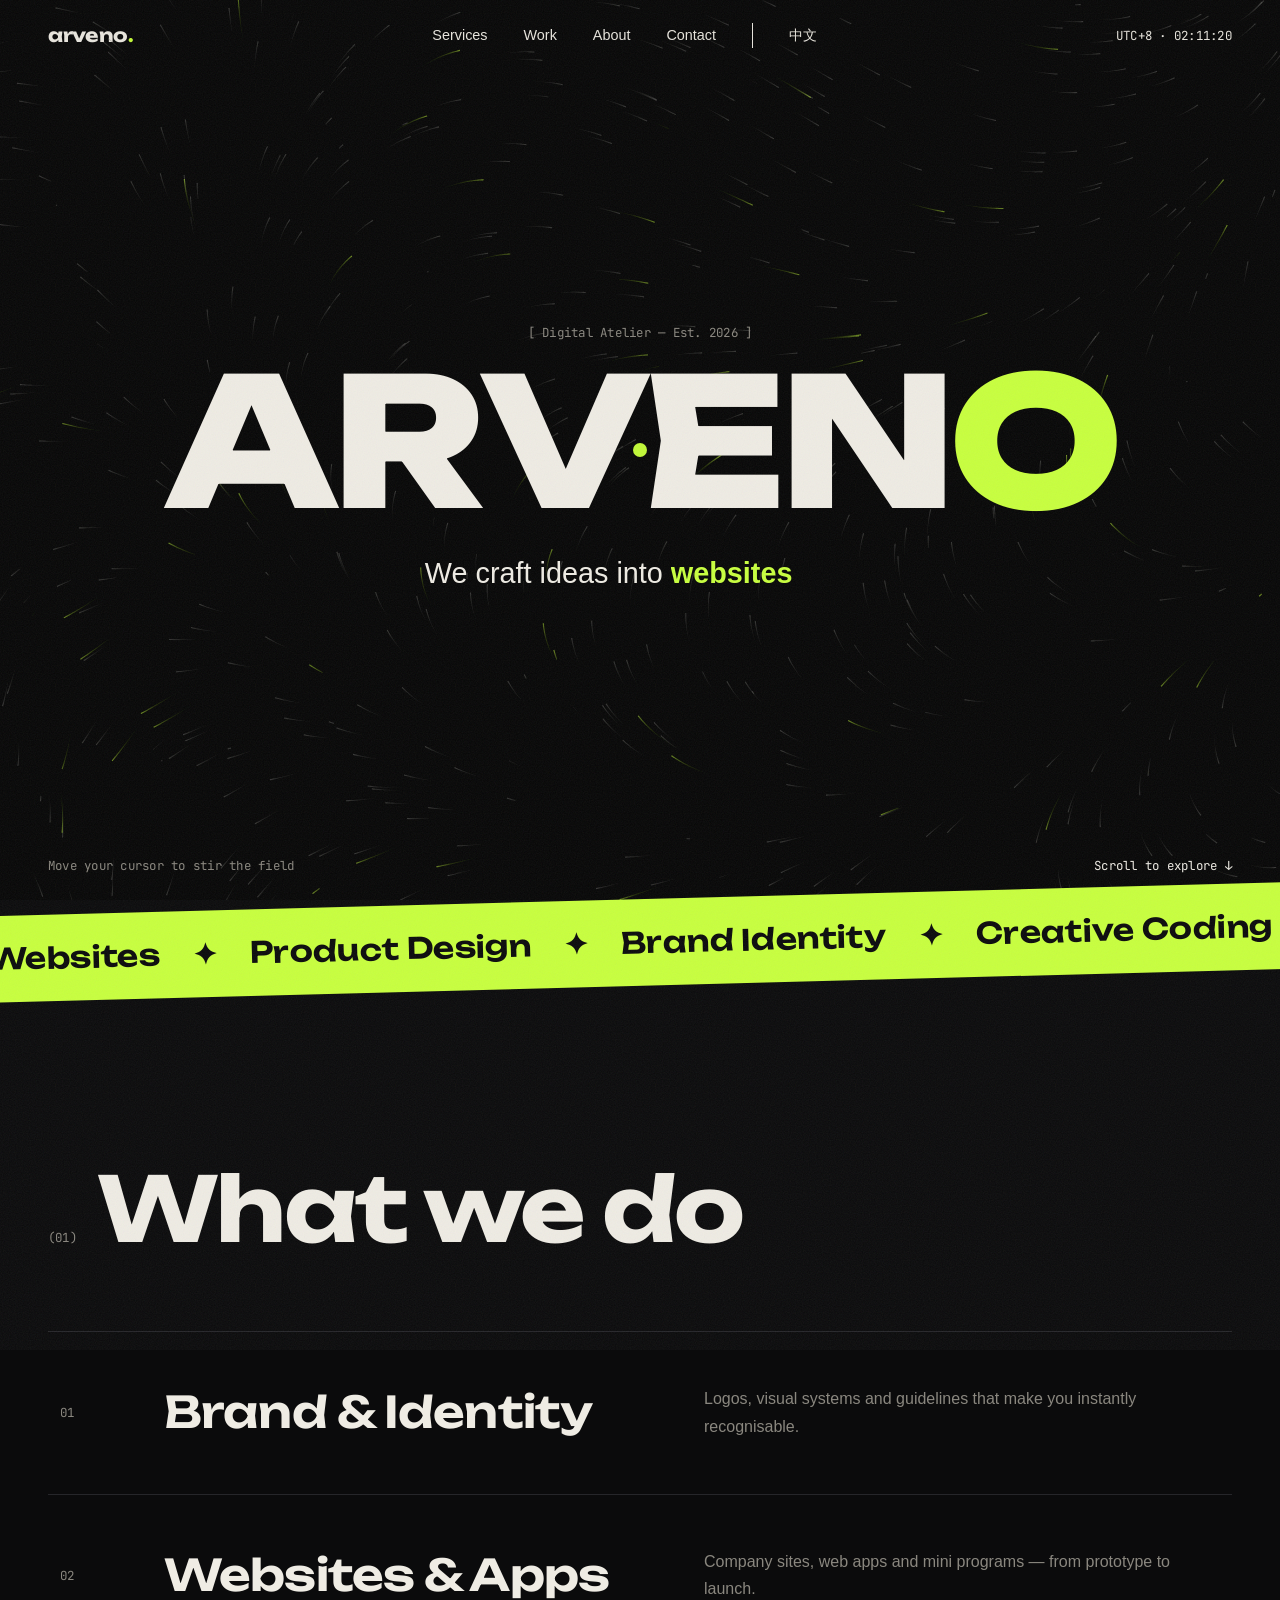
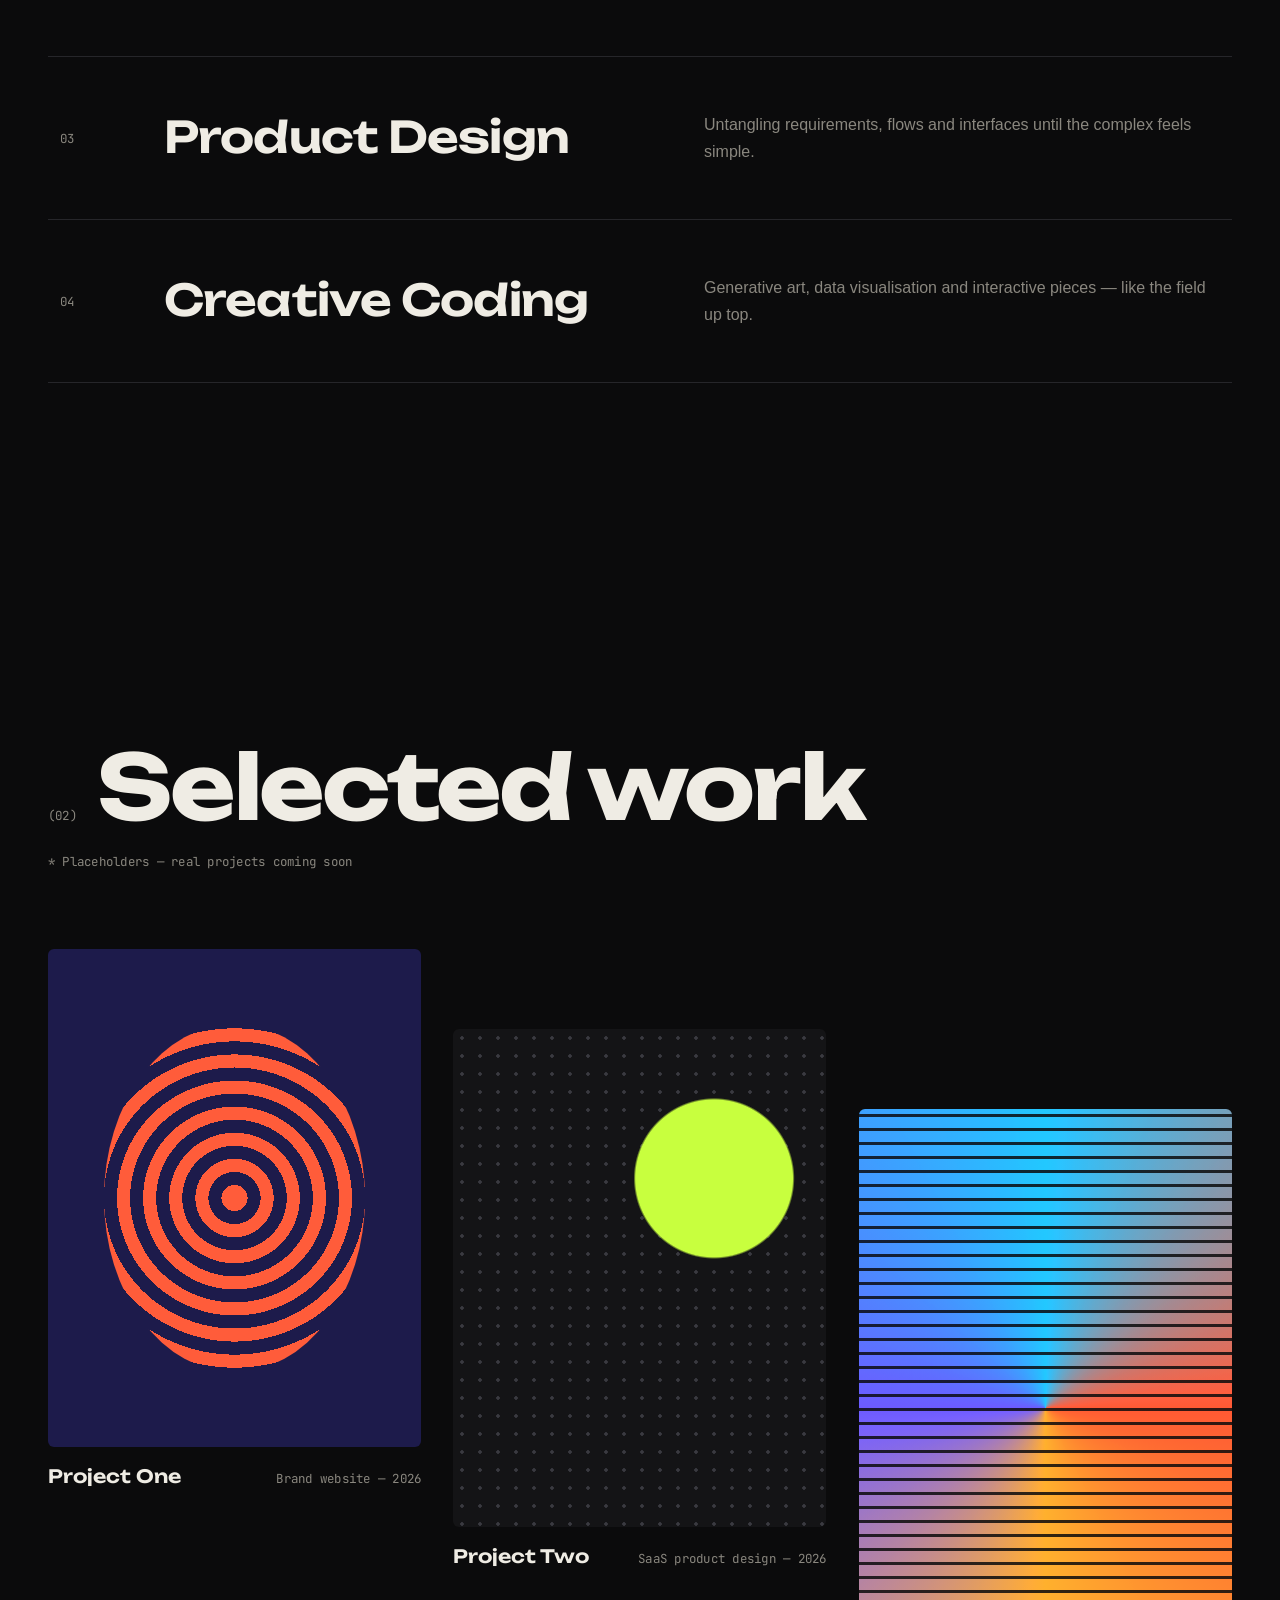
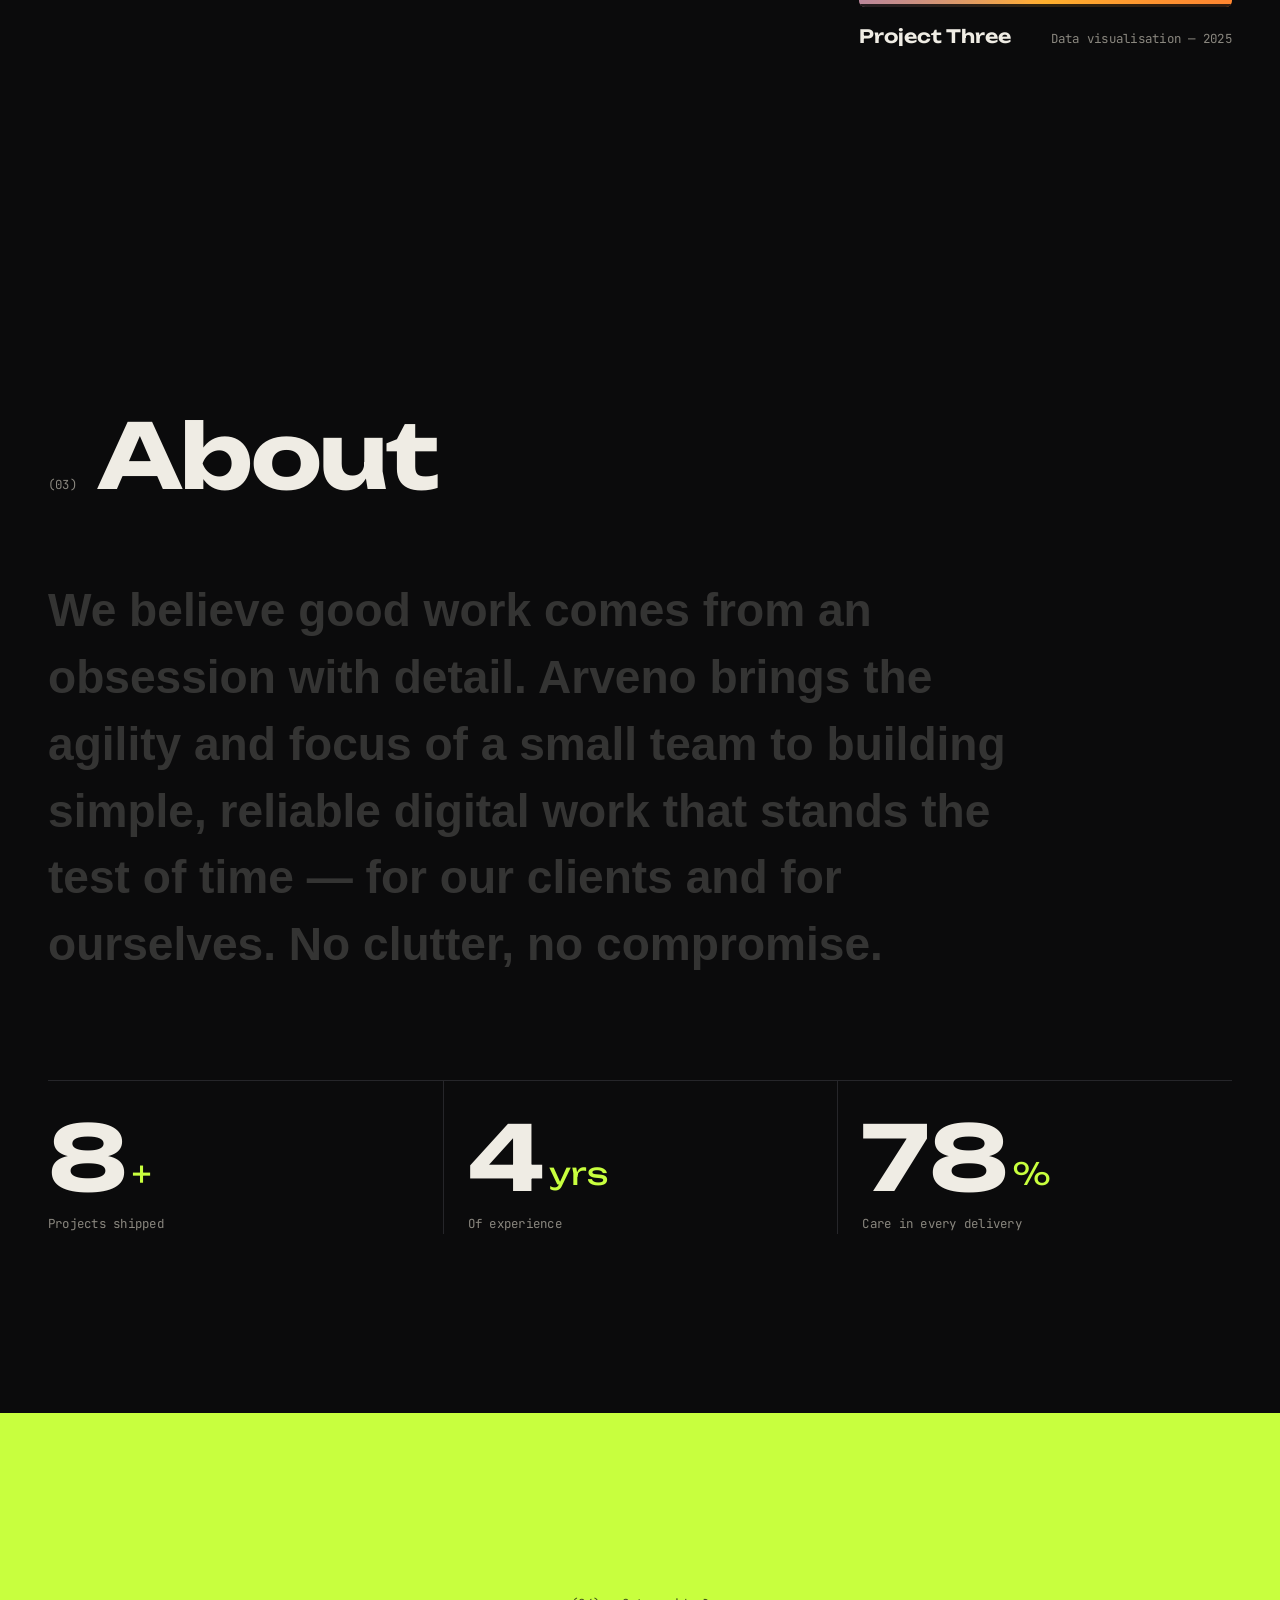
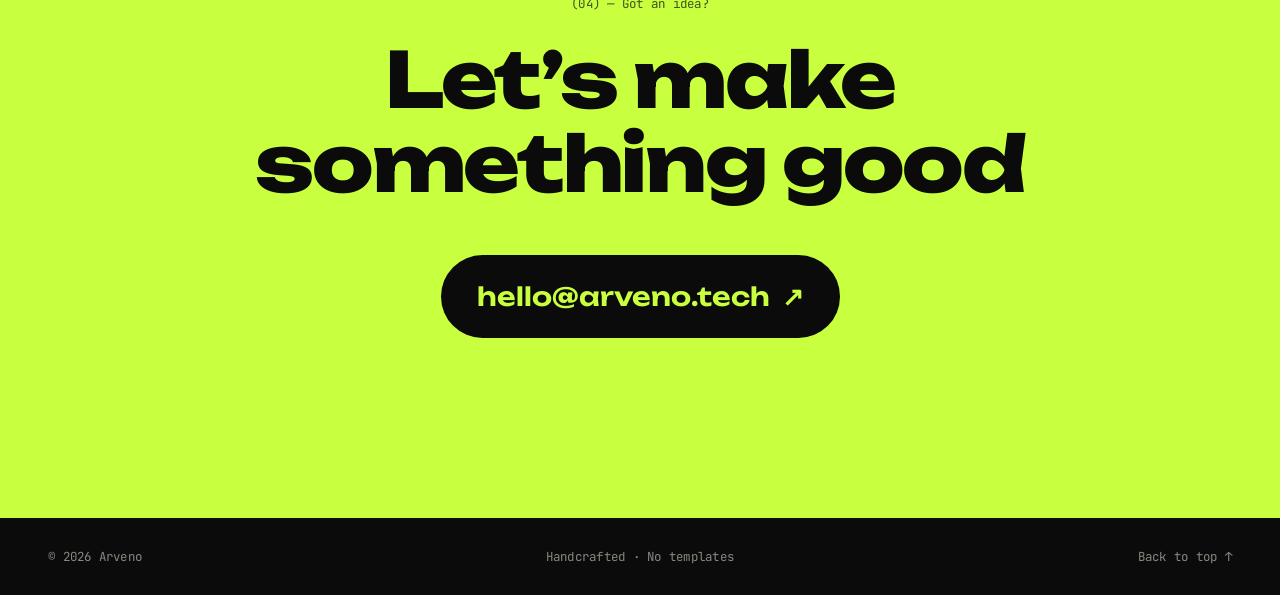
<file: index.html>
<!doctype html>
<html lang="zh-CN">
<head>
  <meta charset="utf-8">
  <meta name="viewport" content="width=device-width, initial-scale=1">
  <title>Arveno — 数字工坊</title>
  <meta name="description" content="Arveno 是一个小而专注的数字工坊，把想法打磨成网站、产品与品牌。">
  <meta name="theme-color" content="#0b0b0c">
  <meta property="og:title" content="Arveno — 数字工坊">
  <meta property="og:description" content="把想法打磨成网站、产品与品牌。">
  <meta property="og:url" content="https://arveno.tech/">
  <script>
    // Pick the page language: explicit choice (?lang= or saved) wins, else the browser language
    (function () {
      var page = 'zh';
      if (/bot|crawl|spider|slurp|preview/i.test(navigator.userAgent)) return;
      var q = new URLSearchParams(location.search).get('lang');
      var saved = null;
      try {
        if (q === 'zh' || q === 'en') localStorage.setItem('lang', q);
        saved = localStorage.getItem('lang');
      } catch (e) {}
      if (q) history.replaceState(null, '', location.pathname + location.hash);
      var browser = /^zh/i.test((navigator.languages && navigator.languages[0]) || navigator.language || '') ? 'zh' : 'en';
      var want = q || saved || browser;
      if (want !== page) location.replace((want === 'en' ? '/en/' : '/') + location.hash);
    })();
  </script>
  <link rel="alternate" hreflang="zh-CN" href="https://arveno.tech/">
  <link rel="alternate" hreflang="en" href="https://arveno.tech/en/">
  <link rel="icon" href="assets/favicon.svg" type="image/svg+xml">
  <link rel="preload" href="assets/fonts/unbounded.woff2" as="font" type="font/woff2" crossorigin>
  <link rel="stylesheet" href="assets/style.css">
</head>
<body>
  <div class="grain" aria-hidden="true"></div>
  <div class="cursor" aria-hidden="true"></div>

  <header class="nav">
    <a class="logo" href="#top">arveno<span class="dot">.</span></a>
    <nav class="links">
      <a href="#services">服务</a>
      <a href="#work">作品</a>
      <a href="#about">关于</a>
      <a href="#contact">联系</a>
      <a href="/en/?lang=en" class="lang" hreflang="en" lang="en">EN</a>
    </nav>
    <span class="clock mono" id="clock">UTC+8 · --:--</span>
  </header>

  <main id="top">
    <section class="hero">
      <canvas id="field" aria-hidden="true"></canvas>
      <div class="hero-inner">
        <p class="mono meta">[ 数字工坊 / Digital Atelier — Est. 2026 ]</p>
        <h1 class="wordmark" aria-label="Arveno">
          <span>A</span><span>R</span><span>V</span><span>E</span><span>N</span><span>O</span>
        </h1>
        <p class="tagline">
          我们把想法打磨成
          <span class="rotator" aria-live="polite"><span id="rotate" data-words="网站,产品,品牌,工具,体验">网站</span></span>
        </p>
      </div>
      <div class="hero-foot mono">
        <span>移动鼠标，搅动这片流场</span>
        <a href="#services" class="scroll-hint">向下探索 ↓</a>
      </div>
    </section>

    <div class="marquee" aria-hidden="true">
      <div class="marquee-track">
        <span>网站建设</span><i>✦</i><span>产品设计</span><i>✦</i><span>品牌视觉</span><i>✦</i><span>创意编程</span><i>✦</i><span>Web 应用</span><i>✦</i><span>交互体验</span><i>✦</i>
        <span>网站建设</span><i>✦</i><span>产品设计</span><i>✦</i><span>品牌视觉</span><i>✦</i><span>创意编程</span><i>✦</i><span>Web 应用</span><i>✦</i><span>交互体验</span><i>✦</i>
      </div>
    </div>

    <section id="services" class="section">
      <header class="section-head reveal">
        <span class="mono">(01)</span>
        <h2>我们做什么</h2>
      </header>
      <ol class="services">
        <li class="reveal">
          <span class="num mono">01</span>
          <h3>品牌与视觉</h3>
          <p>标志、视觉识别与设计规范，让你一眼被认出来。</p>
        </li>
        <li class="reveal">
          <span class="num mono">02</span>
          <h3>网站与应用</h3>
          <p>官网、Web 应用、小程序，从原型到上线一手包办。</p>
        </li>
        <li class="reveal">
          <span class="num mono">03</span>
          <h3>产品设计</h3>
          <p>梳理需求、设计流程与界面，让复杂的事变简单。</p>
        </li>
        <li class="reveal">
          <span class="num mono">04</span>
          <h3>创意编程</h3>
          <p>生成艺术、数据可视化与互动装置，就像页面顶部那片流场。</p>
        </li>
      </ol>
    </section>

    <section id="work" class="section">
      <header class="section-head reveal">
        <span class="mono">(02)</span>
        <h2>精选作品</h2>
        <p class="mono note">* 示例占位，后续替换为真实项目</p>
      </header>
      <div class="works">
        <a class="work reveal" href="#">
          <div class="art art-1"><span></span></div>
          <div class="work-meta"><h3>项目一</h3><span class="mono">品牌官网 — 2026</span></div>
        </a>
        <a class="work reveal" href="#">
          <div class="art art-2"></div>
          <div class="work-meta"><h3>项目二</h3><span class="mono">SaaS 产品设计 — 2026</span></div>
        </a>
        <a class="work reveal" href="#">
          <div class="art art-3"></div>
          <div class="work-meta"><h3>项目三</h3><span class="mono">数据可视化 — 2025</span></div>
        </a>
      </div>
    </section>

    <section id="about" class="section">
      <header class="section-head reveal">
        <span class="mono">(03)</span>
        <h2>关于</h2>
      </header>
      <p class="statement" id="statement">我们相信好的作品源于对细节的偏执。Arveno 以小团队的灵活和专注，为客户和自己打造简洁、可靠、经得起时间考验的数字作品——不堆砌，不将就。</p>
      <ul class="stats">
        <li class="reveal"><strong data-count="10">0</strong><sup>+</sup><span class="mono">完成项目</span></li>
        <li class="reveal"><strong data-count="5">0</strong><sup>年</sup><span class="mono">行业经验</span></li>
        <li class="reveal"><strong data-count="100">0</strong><sup>%</sup><span class="mono">用心交付</span></li>
      </ul>
    </section>

    <section id="contact" class="contact">
      <p class="mono">(04) — 有想法？</p>
      <h2>一起做点<br>有意思的东西</h2>
      <a class="mail magnetic" href="mailto:hello@arveno.tech">hello@arveno.tech <span>↗</span></a>
    </section>
  </main>

  <footer class="footer mono">
    <span>© <span id="year">2026</span> Arveno</span>
    <span>手工打造 · 无模板</span>
    <a href="#top">回到顶部 ↑</a>
  </footer>

  <script src="assets/main.js"></script>
</body>
</html>
</file>
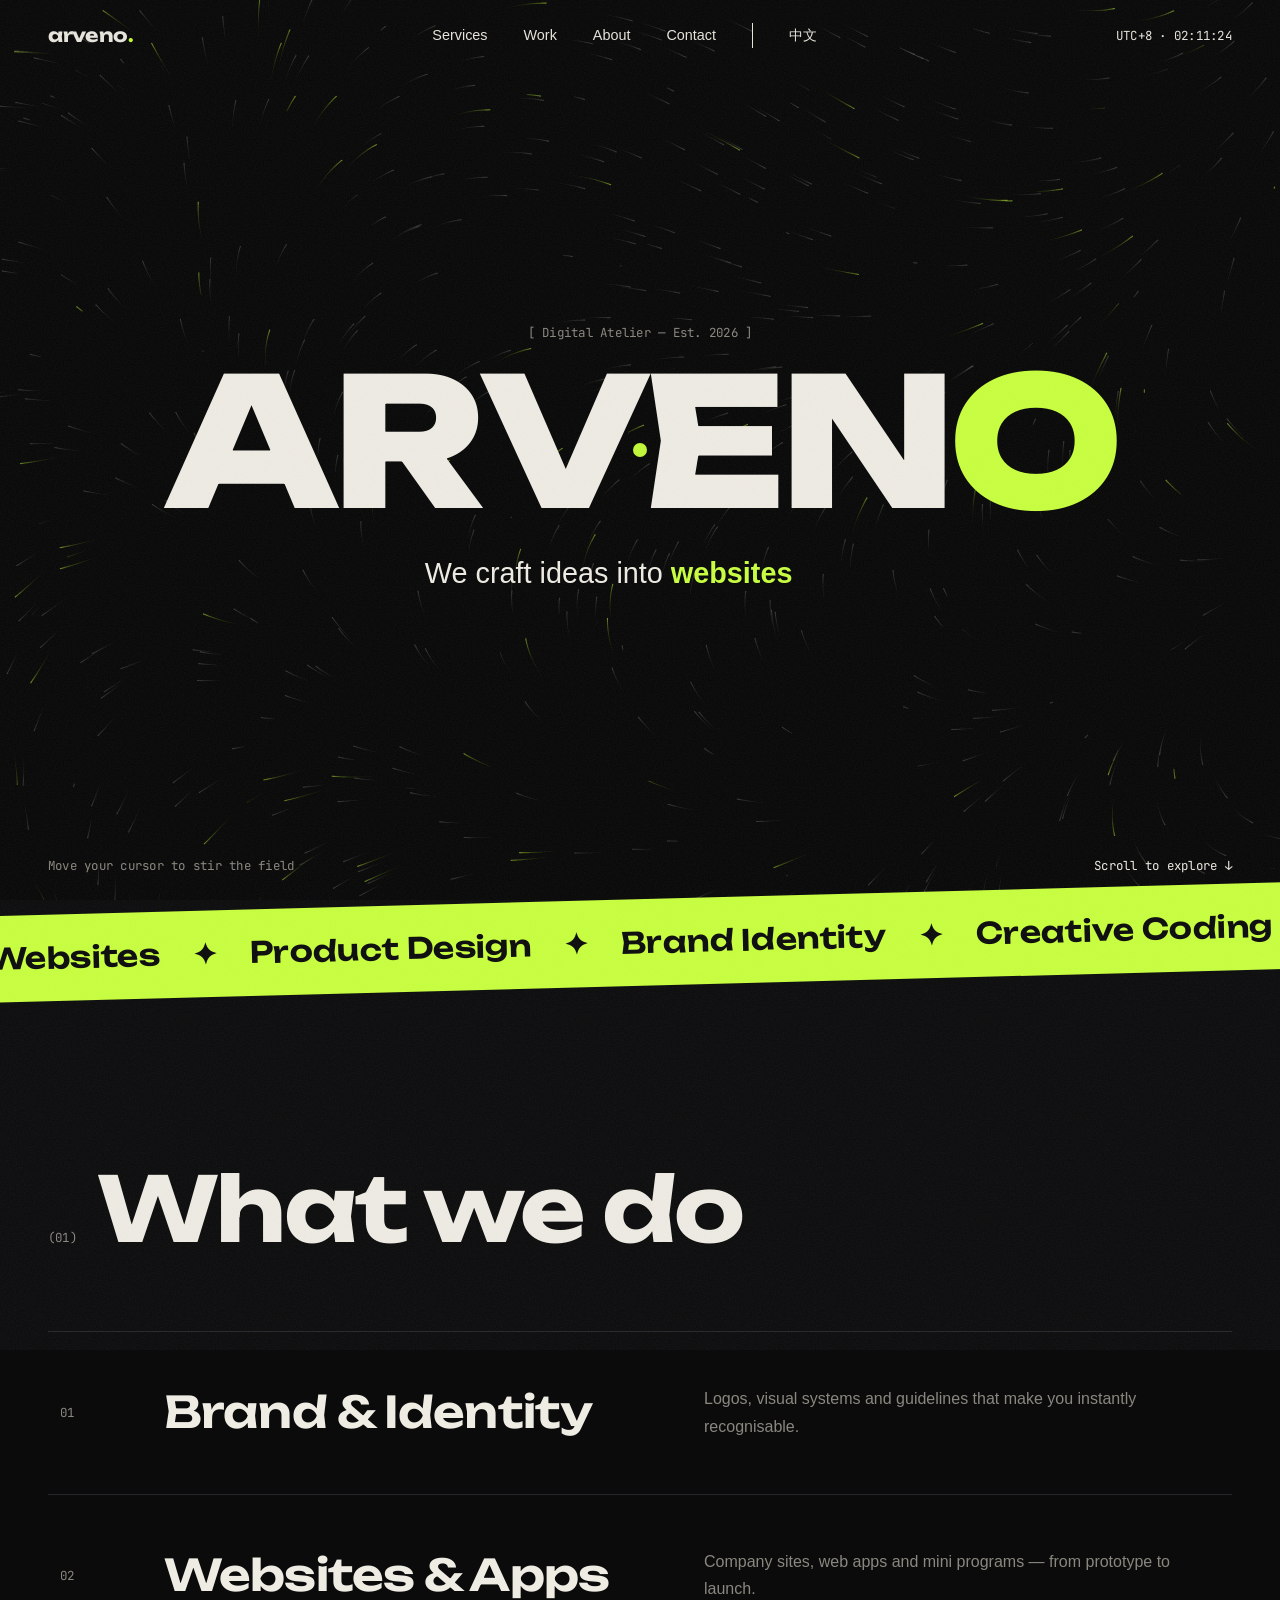
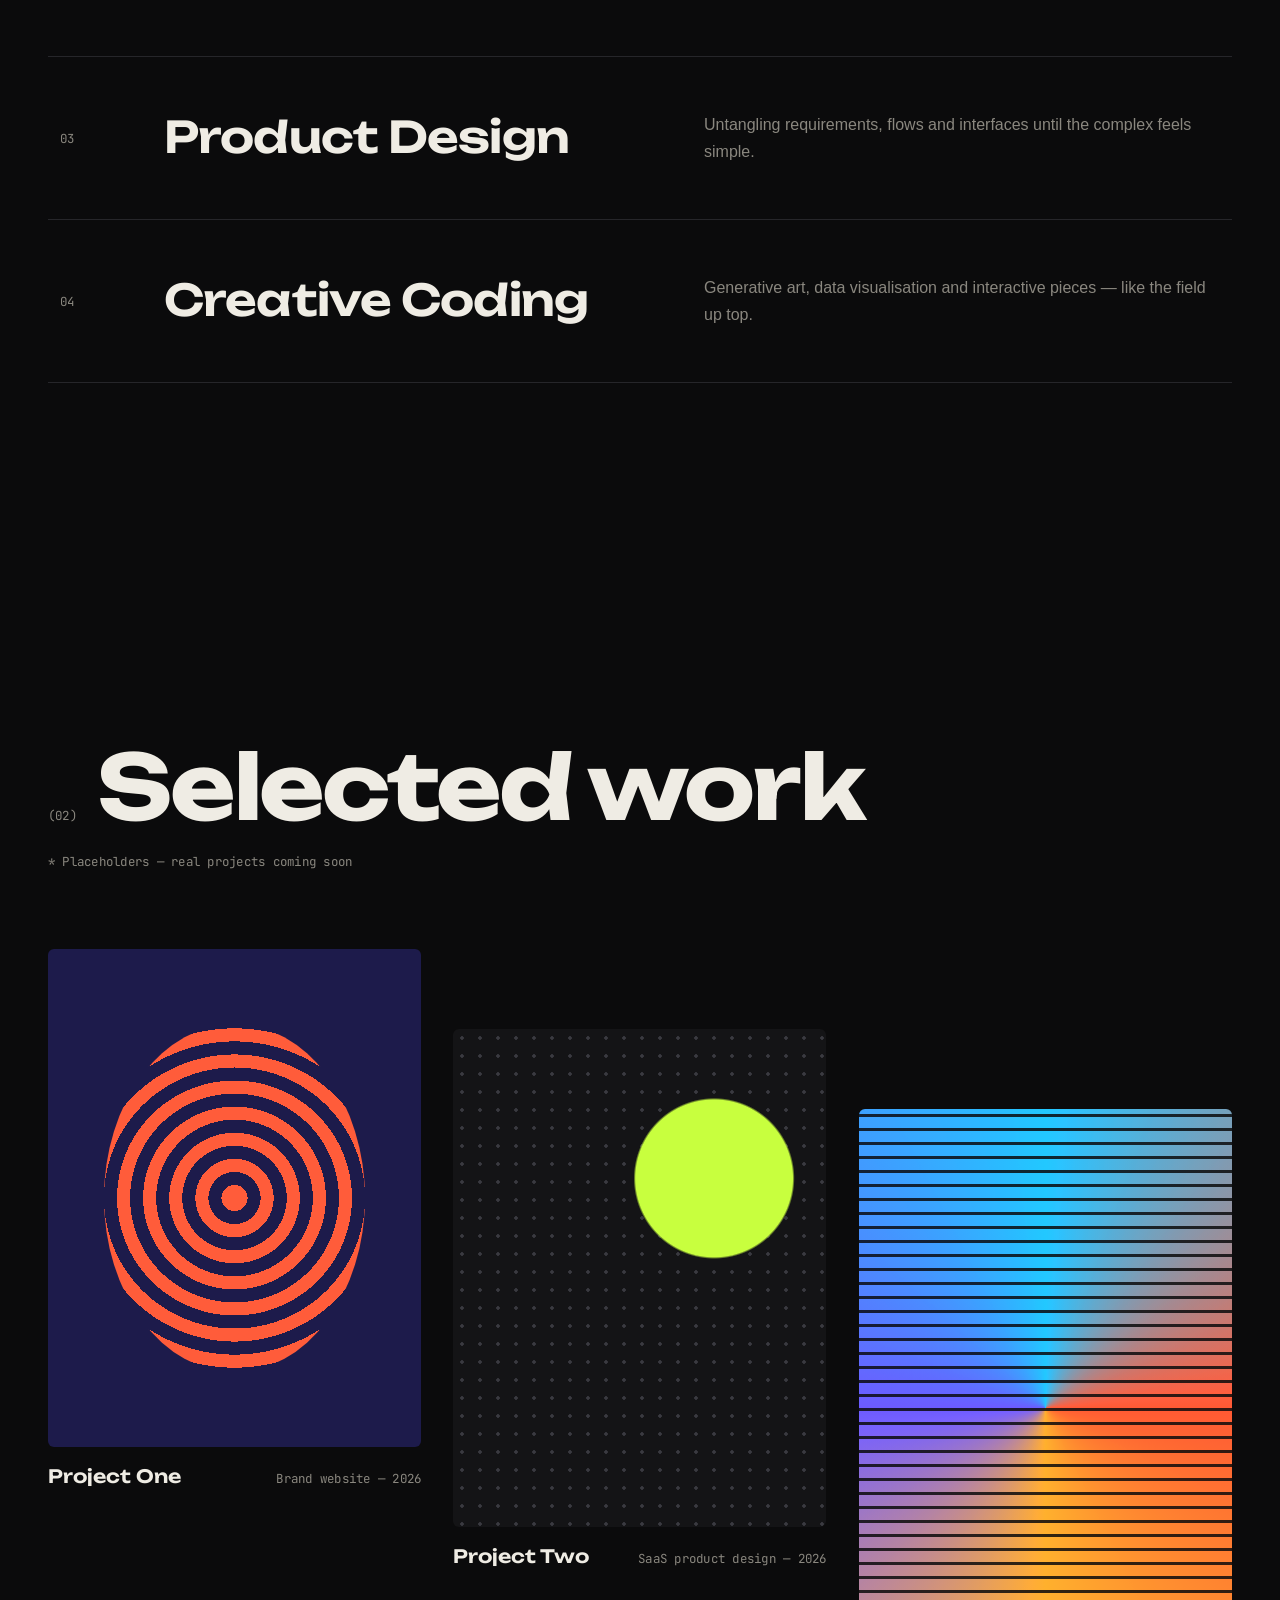
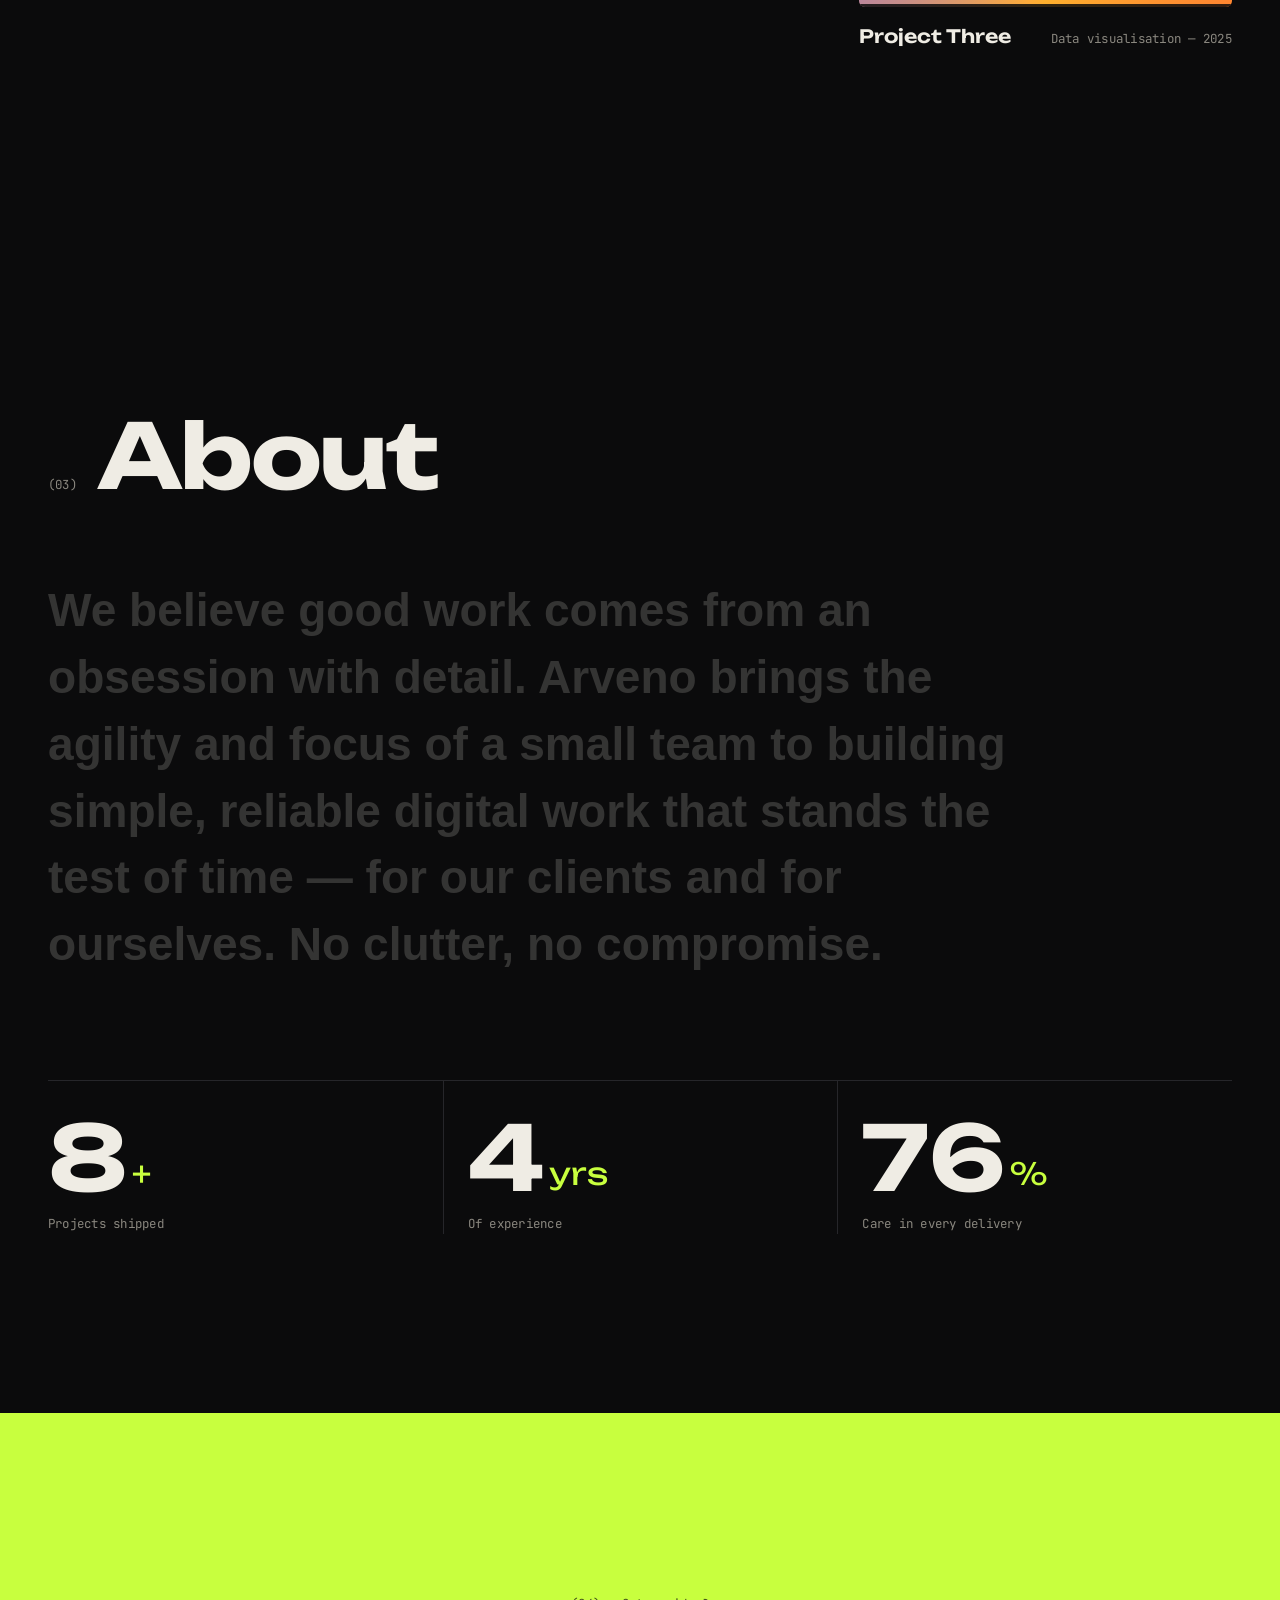
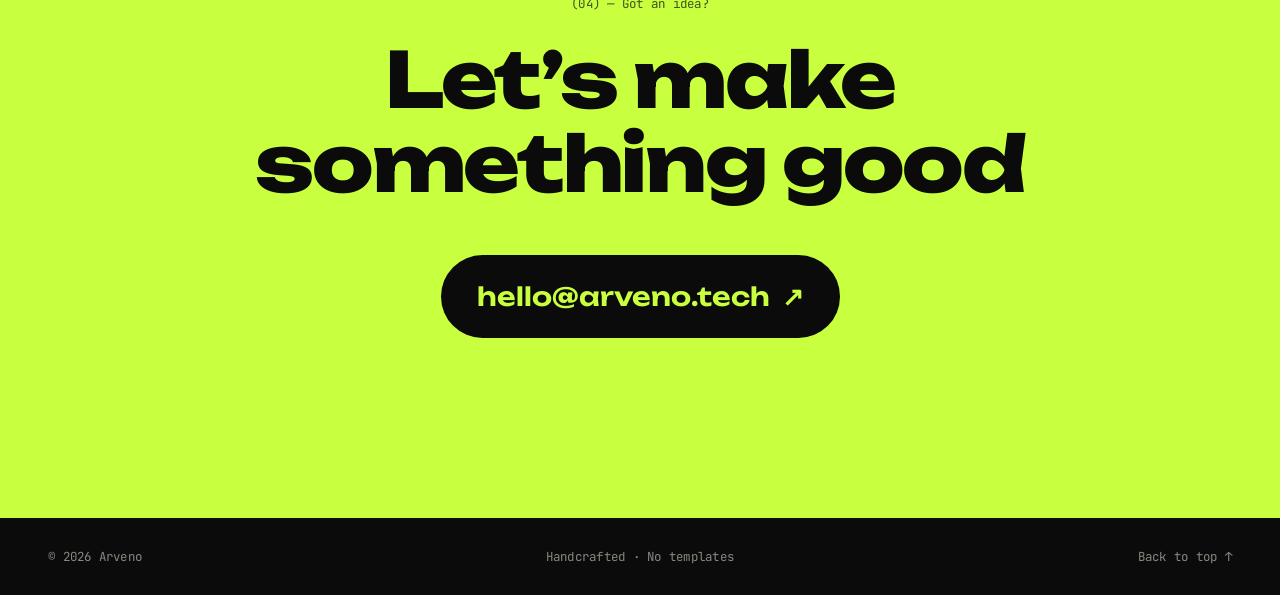
<file: en/index.html>
<!doctype html>
<html lang="en">
<head>
  <meta charset="utf-8">
  <meta name="viewport" content="width=device-width, initial-scale=1">
  <title>Arveno — Digital Atelier</title>
  <meta name="description" content="Arveno is a small, focused digital atelier crafting websites, products and brands.">
  <meta name="theme-color" content="#0b0b0c">
  <meta property="og:title" content="Arveno — Digital Atelier">
  <meta property="og:description" content="We craft ideas into websites, products and brands.">
  <meta property="og:url" content="https://arveno.tech/en/">
  <script>
    // Pick the page language: explicit choice (?lang= or saved) wins, else the browser language
    (function () {
      var page = 'en';
      if (/bot|crawl|spider|slurp|preview/i.test(navigator.userAgent)) return;
      var q = new URLSearchParams(location.search).get('lang');
      var saved = null;
      try {
        if (q === 'zh' || q === 'en') localStorage.setItem('lang', q);
        saved = localStorage.getItem('lang');
      } catch (e) {}
      if (q) history.replaceState(null, '', location.pathname + location.hash);
      var browser = /^zh/i.test((navigator.languages && navigator.languages[0]) || navigator.language || '') ? 'zh' : 'en';
      var want = q || saved || browser;
      if (want !== page) location.replace((want === 'en' ? '/en/' : '/') + location.hash);
    })();
  </script>
  <link rel="alternate" hreflang="zh-CN" href="https://arveno.tech/">
  <link rel="alternate" hreflang="en" href="https://arveno.tech/en/">
  <link rel="icon" href="../assets/favicon.svg" type="image/svg+xml">
  <link rel="preload" href="../assets/fonts/unbounded.woff2" as="font" type="font/woff2" crossorigin>
  <link rel="stylesheet" href="../assets/style.css">
</head>
<body>
  <div class="grain" aria-hidden="true"></div>
  <div class="cursor" aria-hidden="true"></div>

  <header class="nav">
    <a class="logo" href="#top">arveno<span class="dot">.</span></a>
    <nav class="links">
      <a href="#services">Services</a>
      <a href="#work">Work</a>
      <a href="#about">About</a>
      <a href="#contact">Contact</a>
      <a href="/?lang=zh" class="lang" hreflang="zh-CN" lang="zh-CN">中文</a>
    </nav>
    <span class="clock mono" id="clock">UTC+8 · --:--</span>
  </header>

  <main id="top">
    <section class="hero">
      <canvas id="field" aria-hidden="true"></canvas>
      <div class="hero-inner">
        <p class="mono meta">[ Digital Atelier — Est. 2026 ]</p>
        <h1 class="wordmark" aria-label="Arveno">
          <span>A</span><span>R</span><span>V</span><span>E</span><span>N</span><span>O</span>
        </h1>
        <p class="tagline">
          We craft ideas into
          <span class="rotator" aria-live="polite"><span id="rotate" data-words="websites,products,brands,tools,experiences">websites</span></span>
        </p>
      </div>
      <div class="hero-foot mono">
        <span>Move your cursor to stir the field</span>
        <a href="#services" class="scroll-hint">Scroll to explore ↓</a>
      </div>
    </section>

    <div class="marquee" aria-hidden="true">
      <div class="marquee-track">
        <span>Websites</span><i>✦</i><span>Product Design</span><i>✦</i><span>Brand Identity</span><i>✦</i><span>Creative Coding</span><i>✦</i><span>Web Apps</span><i>✦</i><span>Interaction</span><i>✦</i>
        <span>Websites</span><i>✦</i><span>Product Design</span><i>✦</i><span>Brand Identity</span><i>✦</i><span>Creative Coding</span><i>✦</i><span>Web Apps</span><i>✦</i><span>Interaction</span><i>✦</i>
      </div>
    </div>

    <section id="services" class="section">
      <header class="section-head reveal">
        <span class="mono">(01)</span>
        <h2>What we do</h2>
      </header>
      <ol class="services">
        <li class="reveal">
          <span class="num mono">01</span>
          <h3>Brand &amp; Identity</h3>
          <p>Logos, visual systems and guidelines that make you instantly recognisable.</p>
        </li>
        <li class="reveal">
          <span class="num mono">02</span>
          <h3>Websites &amp; Apps</h3>
          <p>Company sites, web apps and mini programs — from prototype to launch.</p>
        </li>
        <li class="reveal">
          <span class="num mono">03</span>
          <h3>Product Design</h3>
          <p>Untangling requirements, flows and interfaces until the complex feels simple.</p>
        </li>
        <li class="reveal">
          <span class="num mono">04</span>
          <h3>Creative Coding</h3>
          <p>Generative art, data visualisation and interactive pieces — like the field up top.</p>
        </li>
      </ol>
    </section>

    <section id="work" class="section">
      <header class="section-head reveal">
        <span class="mono">(02)</span>
        <h2>Selected work</h2>
        <p class="mono note">* Placeholders — real projects coming soon</p>
      </header>
      <div class="works">
        <a class="work reveal" href="#">
          <div class="art art-1"><span></span></div>
          <div class="work-meta"><h3>Project One</h3><span class="mono">Brand website — 2026</span></div>
        </a>
        <a class="work reveal" href="#">
          <div class="art art-2"></div>
          <div class="work-meta"><h3>Project Two</h3><span class="mono">SaaS product design — 2026</span></div>
        </a>
        <a class="work reveal" href="#">
          <div class="art art-3"></div>
          <div class="work-meta"><h3>Project Three</h3><span class="mono">Data visualisation — 2025</span></div>
        </a>
      </div>
    </section>

    <section id="about" class="section">
      <header class="section-head reveal">
        <span class="mono">(03)</span>
        <h2>About</h2>
      </header>
      <p class="statement" id="statement">We believe good work comes from an obsession with detail. Arveno brings the agility and focus of a small team to building simple, reliable digital work that stands the test of time — for our clients and for ourselves. No clutter, no compromise.</p>
      <ul class="stats">
        <li class="reveal"><strong data-count="10">0</strong><sup>+</sup><span class="mono">Projects shipped</span></li>
        <li class="reveal"><strong data-count="5">0</strong><sup>yrs</sup><span class="mono">Of experience</span></li>
        <li class="reveal"><strong data-count="100">0</strong><sup>%</sup><span class="mono">Care in every delivery</span></li>
      </ul>
    </section>

    <section id="contact" class="contact">
      <p class="mono">(04) — Got an idea?</p>
      <h2>Let’s make<br>something good</h2>
      <a class="mail magnetic" href="mailto:hello@arveno.tech">hello@arveno.tech <span>↗</span></a>
    </section>
  </main>

  <footer class="footer mono">
    <span>© <span id="year">2026</span> Arveno</span>
    <span>Handcrafted · No templates</span>
    <a href="#top">Back to top ↑</a>
  </footer>

  <script src="../assets/main.js"></script>
</body>
</html>
</file>
<file: assets/style.css>
@font-face {
  font-family: "Unbounded";
  src: url("fonts/unbounded.woff2") format("woff2");
  font-weight: 200 900;
  font-display: swap;
}
@font-face {
  font-family: "JetBrains Mono";
  src: url("fonts/jetbrains-mono.woff2") format("woff2");
  font-weight: 400;
  font-display: swap;
}

:root {
  color-scheme: dark;
  --bg: #0b0b0c;
  --bg-2: #141416;
  --text: #efece4;
  --muted: #8a877f;
  --line: #26262a;
  --accent: #c8ff3e;
  --accent-ink: #0b0b0c;
  --display: "Unbounded", "PingFang SC", "Hiragino Sans GB", "Microsoft YaHei", sans-serif;
  --body: -apple-system, BlinkMacSystemFont, "Segoe UI", "PingFang SC", "Hiragino Sans GB", "Microsoft YaHei", sans-serif;
  --mono: "JetBrains Mono", ui-monospace, "SF Mono", Menlo, Consolas, monospace;
  --pad: clamp(16px, 4vw, 48px);
}

* { box-sizing: border-box; margin: 0; padding: 0; }
html { scroll-behavior: smooth; }
body {
  background: var(--bg);
  color: var(--text);
  font-family: var(--body);
  line-height: 1.7;
  -webkit-font-smoothing: antialiased;
  overflow-x: hidden;
}
a { color: inherit; text-decoration: none; }
::selection { background: var(--accent); color: var(--accent-ink); }
.mono { font-family: var(--mono); font-size: .78rem; letter-spacing: .02em; color: var(--muted); }

/* Film grain */
.grain {
  position: fixed; inset: -50%; z-index: 100; pointer-events: none; opacity: .07;
  background-image: url("data:image/svg+xml,%3Csvg xmlns='http://www.w3.org/2000/svg' width='200' height='200'%3E%3Cfilter id='n'%3E%3CfeTurbulence type='fractalNoise' baseFrequency='.85' numOctaves='3' stitchTiles='stitch'/%3E%3C/filter%3E%3Crect width='100%25' height='100%25' filter='url(%23n)'/%3E%3C/svg%3E");
  animation: grain 1s steps(4) infinite;
}
@keyframes grain {
  25% { transform: translate(-3%, 2%); }
  50% { transform: translate(2%, -3%); }
  75% { transform: translate(-1%, 3%); }
}

/* Custom cursor (fine pointers only) */
.cursor { display: none; }
@media (pointer: fine) {
  .cursor {
    display: block; position: fixed; top: 0; left: 0; z-index: 99;
    width: 14px; height: 14px; margin: -7px 0 0 -7px; border-radius: 50%;
    background: var(--accent); mix-blend-mode: difference; pointer-events: none;
    transition: width .25s, height .25s, margin .25s;
  }
  .cursor.big { width: 56px; height: 56px; margin: -28px 0 0 -28px; }
}

/* Nav */
.nav {
  position: fixed; top: 0; left: 0; right: 0; z-index: 50;
  display: flex; align-items: center; justify-content: space-between; gap: 24px;
  padding: 20px var(--pad);
  mix-blend-mode: difference;
}
.logo { font-family: var(--display); font-weight: 700; font-size: 1.15rem; letter-spacing: -.02em; }
.logo .dot { color: var(--accent); }
.links { display: flex; gap: clamp(14px, 3vw, 36px); font-size: .9rem; }
.links a { position: relative; }
.links a::after {
  content: ""; position: absolute; left: 0; right: 100%; bottom: -2px; height: 1px;
  background: currentColor; transition: right .3s;
}
.links a:hover::after { right: 0; }
.links .lang { padding-left: clamp(14px, 3vw, 36px); border-left: 1px solid currentColor; }
.links .lang::after { display: none; }
.clock { color: var(--text); }

/* Hero */
.hero {
  position: relative; min-height: 100svh; display: grid; place-items: center;
  padding: 100px var(--pad) 80px; overflow: hidden;
}
#field { position: absolute; inset: 0; width: 100%; height: 100%; }
.hero-inner { position: relative; text-align: center; pointer-events: none; }
.meta { margin-bottom: 2vh; }
.wordmark {
  font-family: var(--display); font-weight: 800;
  font-size: min(14vw, 13rem); line-height: .9; letter-spacing: -.04em;
  display: flex; justify-content: center;
}
.wordmark span {
  display: inline-block; transform: translateY(110%); opacity: 0;
  animation: rise 1s cubic-bezier(.2, .8, .2, 1) forwards;
}
.wordmark span:nth-child(2) { animation-delay: .06s; }
.wordmark span:nth-child(3) { animation-delay: .12s; }
.wordmark span:nth-child(4) { animation-delay: .18s; }
.wordmark span:nth-child(5) { animation-delay: .24s; }
.wordmark span:nth-child(6) { animation-delay: .30s; color: var(--accent); }
@keyframes rise { to { transform: none; opacity: 1; } }

.tagline { margin-top: 3vh; font-size: clamp(1.1rem, 2.6vw, 1.8rem); font-weight: 300; }
.rotator {
  display: inline-block; min-width: 3.2em; text-align: left;
  color: var(--accent); font-weight: 700; overflow: hidden; vertical-align: bottom;
}
.rotator span { display: inline-block; }
:lang(en) .rotator { min-width: 6.4em; }
.rotator span.swap { animation: swap .5s cubic-bezier(.2, .8, .2, 1); }
@keyframes swap { from { transform: translateY(100%); opacity: 0; } }

.hero-foot {
  position: absolute; left: var(--pad); right: var(--pad); bottom: 24px;
  display: flex; justify-content: space-between; pointer-events: none;
}
.scroll-hint { pointer-events: auto; color: var(--text); }

/* Marquee */
.marquee {
  background: var(--accent); color: var(--accent-ink);
  overflow: hidden; padding: 18px 0; transform: rotate(-1.5deg) scale(1.02);
  font-family: var(--display); font-weight: 600; font-size: clamp(1.1rem, 2.5vw, 1.8rem);
}
.marquee-track { display: flex; gap: 32px; width: max-content; animation: marquee 30s linear infinite; }
.marquee i { font-style: normal; }
@keyframes marquee { to { transform: translateX(-50%); } }

/* Sections */
.section { padding: clamp(80px, 14vw, 180px) var(--pad); }
.section-head { display: flex; align-items: baseline; gap: 20px; flex-wrap: wrap; margin-bottom: clamp(40px, 6vw, 80px); }
.section-head h2 {
  font-family: var(--display); font-weight: 700; letter-spacing: -.03em;
  font-size: clamp(2.2rem, 7vw, 6rem); line-height: 1;
}
.note { flex-basis: 100%; }

/* Services */
.services { list-style: none; border-top: 1px solid var(--line); }
.services li {
  position: relative; display: grid; grid-template-columns: 80px 1fr 1fr; align-items: center; gap: 24px;
  padding: clamp(24px, 3.5vw, 44px) 12px; border-bottom: 1px solid var(--line);
  isolation: isolate; overflow: hidden; transition: color .4s;
}
.services li::before {
  content: ""; position: absolute; inset: 0; z-index: -1; background: var(--accent);
  transform: scaleY(0); transform-origin: bottom; transition: transform .45s cubic-bezier(.7, 0, .2, 1);
}
.services li:hover { color: var(--accent-ink); }
.services li:hover::before { transform: scaleY(1); }
.services li:hover .num, .services li:hover p { color: var(--accent-ink); }
.services h3 { font-family: var(--display); font-weight: 600; font-size: clamp(1.4rem, 3.4vw, 2.8rem); letter-spacing: -.02em; }
.services p { color: var(--muted); transition: color .4s; }

/* Work */
.works { display: grid; grid-template-columns: repeat(3, 1fr); gap: clamp(16px, 2.5vw, 32px); }
.work:nth-child(2) { margin-top: 80px; }
.work:nth-child(3) { margin-top: 160px; }
.art {
  aspect-ratio: 3 / 4; border-radius: 6px; overflow: hidden; position: relative;
  transition: transform .2s ease-out; transform-style: preserve-3d; will-change: transform;
}
.art-1 { background: #1d1b4b; }
.art-1 span {
  position: absolute; inset: 15%; border-radius: 50%;
  background: repeating-radial-gradient(circle, #ff5c3a 0 6%, transparent 6% 12%);
  animation: spin 18s linear infinite;
}
.art-2 {
  background:
    radial-gradient(circle at 70% 30%, var(--accent) 0 18%, transparent 18.5%),
    radial-gradient(#3a3a40 1.5px, transparent 2px) 0 0 / 18px 18px,
    var(--bg-2);
}
.art-3 {
  background:
    conic-gradient(from 90deg at 50% 60%, #ff5c3a, #ffb13a, #6c5cff, #2ec5ff, #ff5c3a);
  filter: saturate(1.1);
}
.art-3::after {
  content: ""; position: absolute; inset: 0;
  background: repeating-linear-gradient(0deg, rgba(11,11,12,.85) 0 3px, transparent 3px 14px);
}
@keyframes spin { to { transform: rotate(1turn); } }
.work-meta { display: flex; justify-content: space-between; align-items: baseline; gap: 12px; padding-top: 14px; }
.work h3 { font-family: var(--display); font-weight: 600; font-size: 1.15rem; }

/* About */
.statement {
  font-size: clamp(1.4rem, 3.6vw, 3rem); font-weight: 600; line-height: 1.45; max-width: 22em;
}
.statement .w { opacity: .18; transition: opacity .3s; }
.statement .w.on { opacity: 1; }
.stats { list-style: none; display: grid; grid-template-columns: repeat(3, 1fr); margin-top: clamp(60px, 8vw, 120px); border-top: 1px solid var(--line); }
.stats li { padding: 32px 0 0; }
.stats li + li { padding-left: 24px; border-left: 1px solid var(--line); }
.stats strong { font-family: var(--display); font-size: clamp(2.6rem, 7vw, 6rem); font-weight: 700; line-height: 1; }
.stats sup { font-family: var(--display); color: var(--accent); font-size: clamp(1rem, 2.4vw, 2rem); margin-left: 4px; }
.stats span { display: block; margin-top: 10px; }

/* Contact */
.contact {
  background: var(--accent); color: var(--accent-ink);
  padding: clamp(90px, 14vw, 180px) var(--pad); text-align: center;
}
.contact .mono { color: var(--accent-ink); opacity: .7; }
.contact h2 {
  font-family: var(--display); font-weight: 800; letter-spacing: -.03em;
  font-size: clamp(2.2rem, 7.5vw, 6.5rem); line-height: 1.1; margin: 24px 0 48px;
}
:lang(en) .contact h2 { font-size: clamp(2rem, 6vw, 5.5rem); }
.mail {
  display: inline-flex; align-items: center; gap: 12px;
  background: var(--accent-ink); color: var(--accent);
  padding: 20px 36px; border-radius: 999px;
  font-family: var(--display); font-weight: 600; font-size: clamp(1rem, 2.4vw, 1.6rem);
  transition: transform .2s ease-out;
}
.mail span { transition: transform .3s; }
.mail:hover span { transform: rotate(45deg); }

/* Footer */
.footer { display: flex; justify-content: space-between; flex-wrap: wrap; gap: 12px; padding: 28px var(--pad); }
.footer a:hover { color: var(--accent); }

/* Scroll reveal */
.reveal { opacity: 0; transform: translateY(40px); transition: opacity .9s, transform .9s cubic-bezier(.2, .8, .2, 1); }
.reveal.in { opacity: 1; transform: none; }

/* Responsive */
@media (max-width: 820px) {
  .clock { display: none; }
  .links { font-size: .85rem; }
  .services li { grid-template-columns: 44px 1fr; }
  .services p { grid-column: 2; }
  .works { grid-template-columns: 1fr; }
  .work:nth-child(n) { margin-top: 0; }
  .art { aspect-ratio: 4 / 3; }
  .hero-foot span { display: none; }
  .hero-foot { justify-content: center; }
}
@media (max-width: 480px) {
  .logo { font-size: 1rem; }
  .links { gap: 10px; font-size: .8rem; }
  .links .lang { padding-left: 10px; }
  .stats { grid-template-columns: 1fr; }
  .stats li + li { padding-left: 0; border-left: 0; border-top: 1px solid var(--line); margin-top: 32px; }
}

@media (prefers-reduced-motion: reduce) {
  *, *::before, *::after { animation: none !important; transition: none !important; }
  .wordmark span, .reveal { opacity: 1; transform: none; }
  html { scroll-behavior: auto; }
}
</file>
